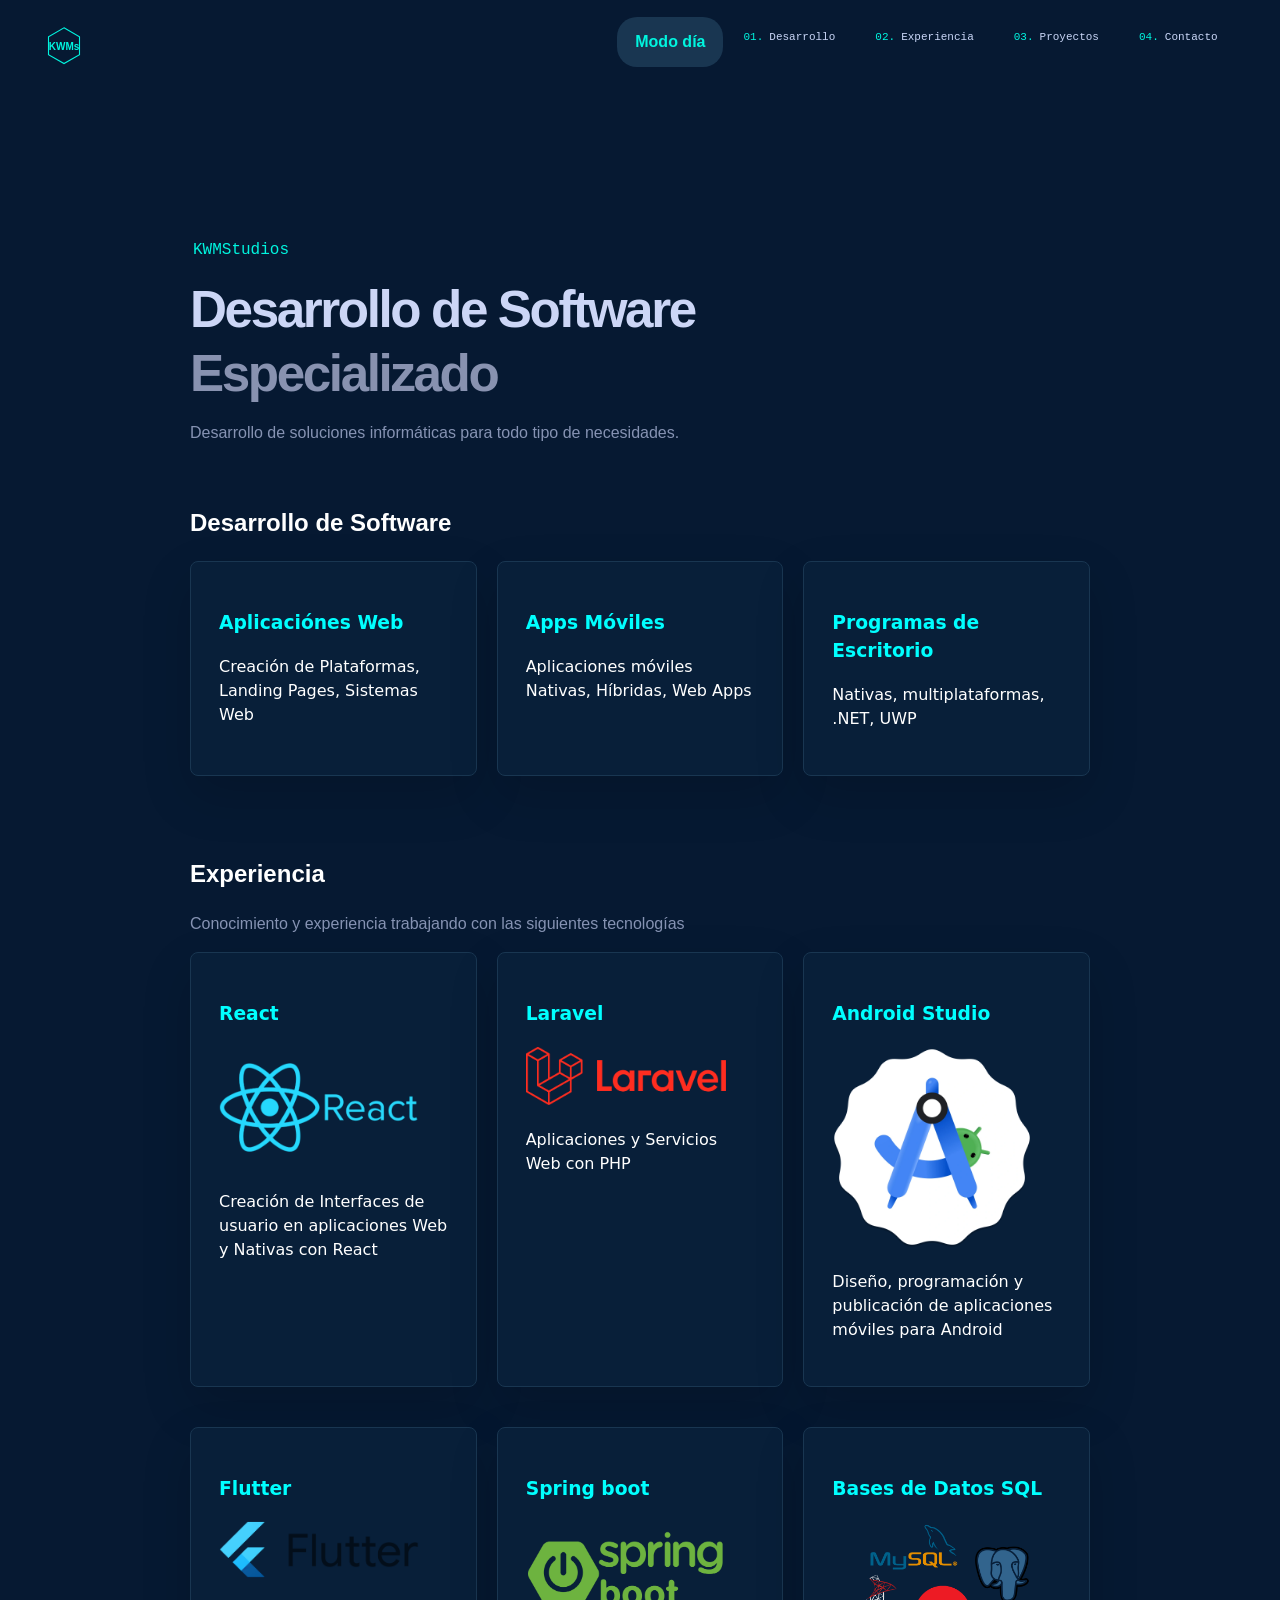
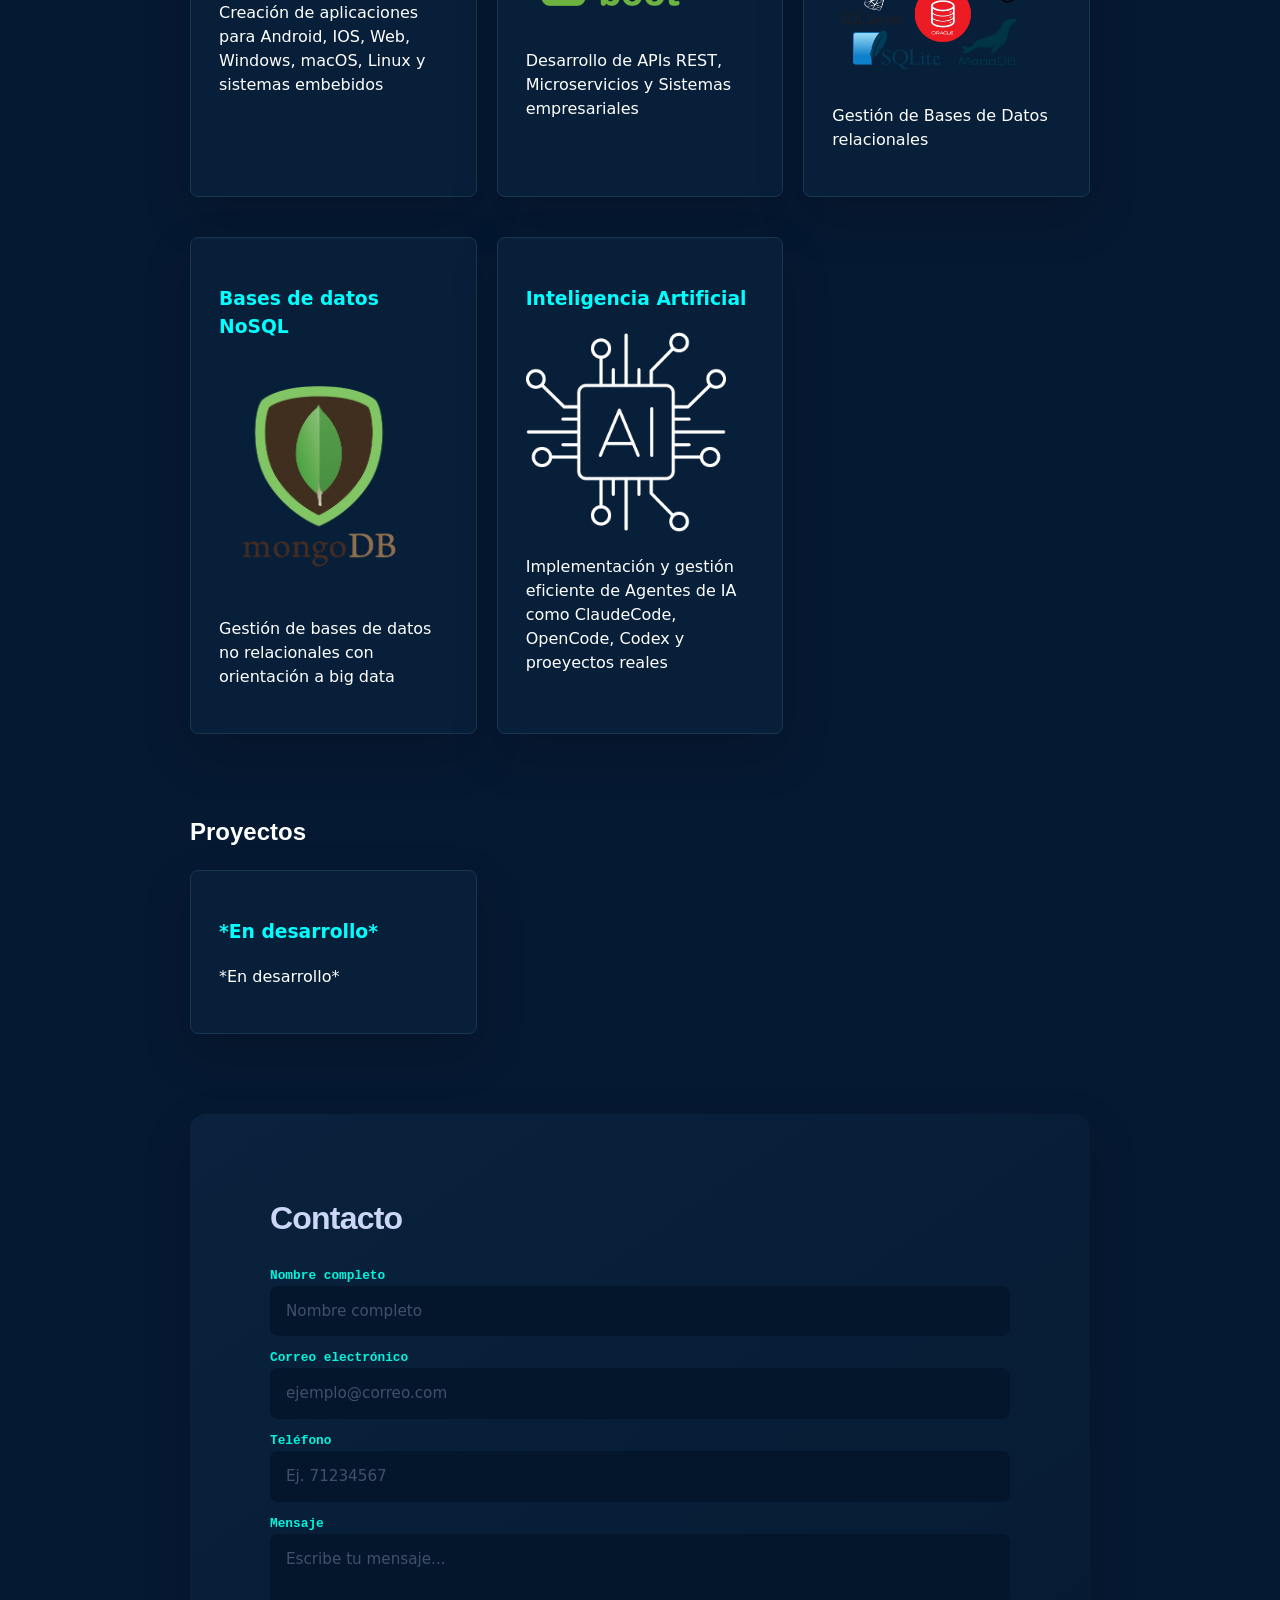
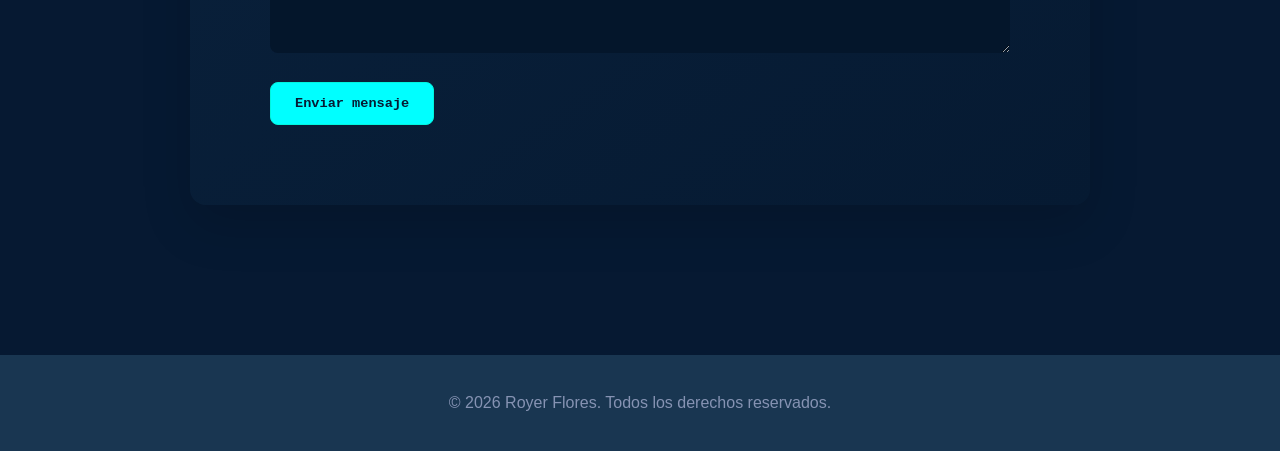
<file: index.html>
<!DOCTYPE html>
<html lang="es">

<head>
  <meta charset="UTF-8" />
  <meta name="viewport" content="width=device-width, initial-scale=1" />

  <title>Royer Flores — portafolio</title>
  <link rel="icon" type="image/x-icon" href="img/image1.webp" />
  <link rel="stylesheet" href="style.css">

</head>

<body>
  <header class="topbar">
    <a class="brand" href="#inicio" aria-label="Inicio">
      <svg viewBox="0 0 36 40" width="36" height="40" aria-hidden="true">
        <path d="M18 1.8 33.5 10.7v18L18 37.6 2.5 28.7v-18Z" fill="none" stroke="#00f5df" stroke-width="1.1" />
        <text x="18" y="24" text-anchor="middle" fill="#00f5df" font-family="Arial, sans-serif" font-size="10"
          font-weight="600">KWMs</text>
      </svg>
    </a>
    <nav class="nav">
      <button type="button" id="btn-menu" class="burguer">☰ Menú</button>
      <ul>
        <button type="button" id="btn-theme" class="btn-mode">Modo día</button>
        <li><a href="#desarrollo"><span class="num">01.</span>Desarrollo</a></li>
        <li><a href="#experiencia"><span class="num">02.</span>Experiencia</a></li>
        <li><a href="#proyectos"><span class="num">03.</span>Proyectos</a></li>
        <li><a href="#contacto"><span class="num">04.</span>Contacto</a></li>
      </ul>
    </nav>
  </header>
  <main>
    <section id="inicio">
      <p class="kwms">KWMStudios</p>
      <h1 id="title">Desarrollo de Software<span class="sub_title">Especializado</span></h1>
      <p>Desarrollo de soluciones informáticas para todo tipo de necesidades.</p>
    </section>

    <section id="desarrollo">
      <h2>Desarrollo de Software</h2>
      <div class="container">
        <div class="card">
          <h3>Aplicaciónes Web</h3>
          <p>Creación de Plataformas, Landing Pages, Sistemas Web</p>
        </div>
        <div class="card">
          <h3>Apps Móviles</h3>
          <p>Aplicaciones móviles Nativas, Híbridas, Web Apps</p>
        </div>
        <div class="card">
          <h3>Programas de Escritorio</h3>
          <p>Nativas, multiplataformas, .NET, UWP</p>
        </div>
      </div>

    </section>

    <section id="experiencia">
      <h2>Experiencia</h2>
      <p>Conocimiento y experiencia trabajando con las siguientes tecnologías</p>
      <div class="container">
        <div class="card">
          <h3>React</h3>
          <img src="img/react.png" alt="react">
          <p>Creación de Interfaces de usuario en aplicaciones Web y Nativas con React</p>
        </div>
        <div class="card">
          <h3>Laravel</h3>
          <img src="img/laravel.png" alt="">
          <p>Aplicaciones y Servicios Web con PHP</p>
        </div>
        <div class="card">
          <h3>Android Studio</h3>
          <img src="img/android.webp" alt="">
          <p>Diseño, programación y publicación de aplicaciones móviles para Android</p>
        </div>
        <div class="card">
          <h3>Flutter</h3>
          <img src="img/fluter.png" alt="">
          <p>Creación de aplicaciones para Android, IOS, Web, Windows, macOS, Linux y sistemas embebidos</p>
        </div>
        <div class="card">
          <h3>Spring boot</h3>
          <img src="img/spring-boot.png" alt="">
          <p>Desarrollo de APIs REST, Microservicios y Sistemas empresariales</p>
        </div>
        <div class="card">
          <h3>Bases de Datos SQL</h3>
          <img src="img/all+db.png" alt="">
          <p>Gestión de Bases de Datos relacionales</p>
        </div>
        <div class="card">
          <h3>Bases de datos NoSQL</h3>
          <img src="img/mongo.png" alt="">
          <p>Gestión de bases de datos no relacionales con orientación a big data</p>
        </div>
        <div class="card">
          <h3>Inteligencia Artificial</h3>
          <img src="img/agentes-ia.png" alt="">
          <p>Implementación y gestión eficiente de Agentes de IA como ClaudeCode, OpenCode, Codex y proeyectos reales
          </p>
        </div>
      </div>
    </section>

    <section id="proyectos">
      <h2>Proyectos</h2>
      <div class="container">
        <div class="card">
          <h3>*En desarrollo*</h3>
          <p>*En desarrollo*</p>
        </div>
      </div>
    </section>

    <section id="contacto">
      <div class="form_contact">
        <form action="" method="post" id="contact-form" novalidate>
          <h3>Contacto</h3>

          <label for="nombre">Nombre completo</label>
          <input type="text" id="nombre" name="nombre" placeholder="Nombre completo" required>

          <label for="correo">Correo electrónico</label>
          <input type="email" id="correo" name="correo" placeholder="ejemplo@correo.com" required>

          <label for="telefono">Teléfono</label>
          <input type="tel" id="telefono" name="telefono" placeholder="Ej. 71234567">

          <label for="mensaje">Mensaje</label>
          <textarea id="mensaje" name="mensaje" rows="4" placeholder="Escribe tu mensaje..." required></textarea>

          <button type="submit">Enviar mensaje</button>
          <p id="contact-warning" class="warning"></p>
        </form>
        </div>
    </section>
  </main>
  <footer>
    <p>&copy; 2026 Royer Flores. Todos los derechos reservados.</p>
  </footer>

  <script src="script.js"></script>
</body>

</html>
</file>
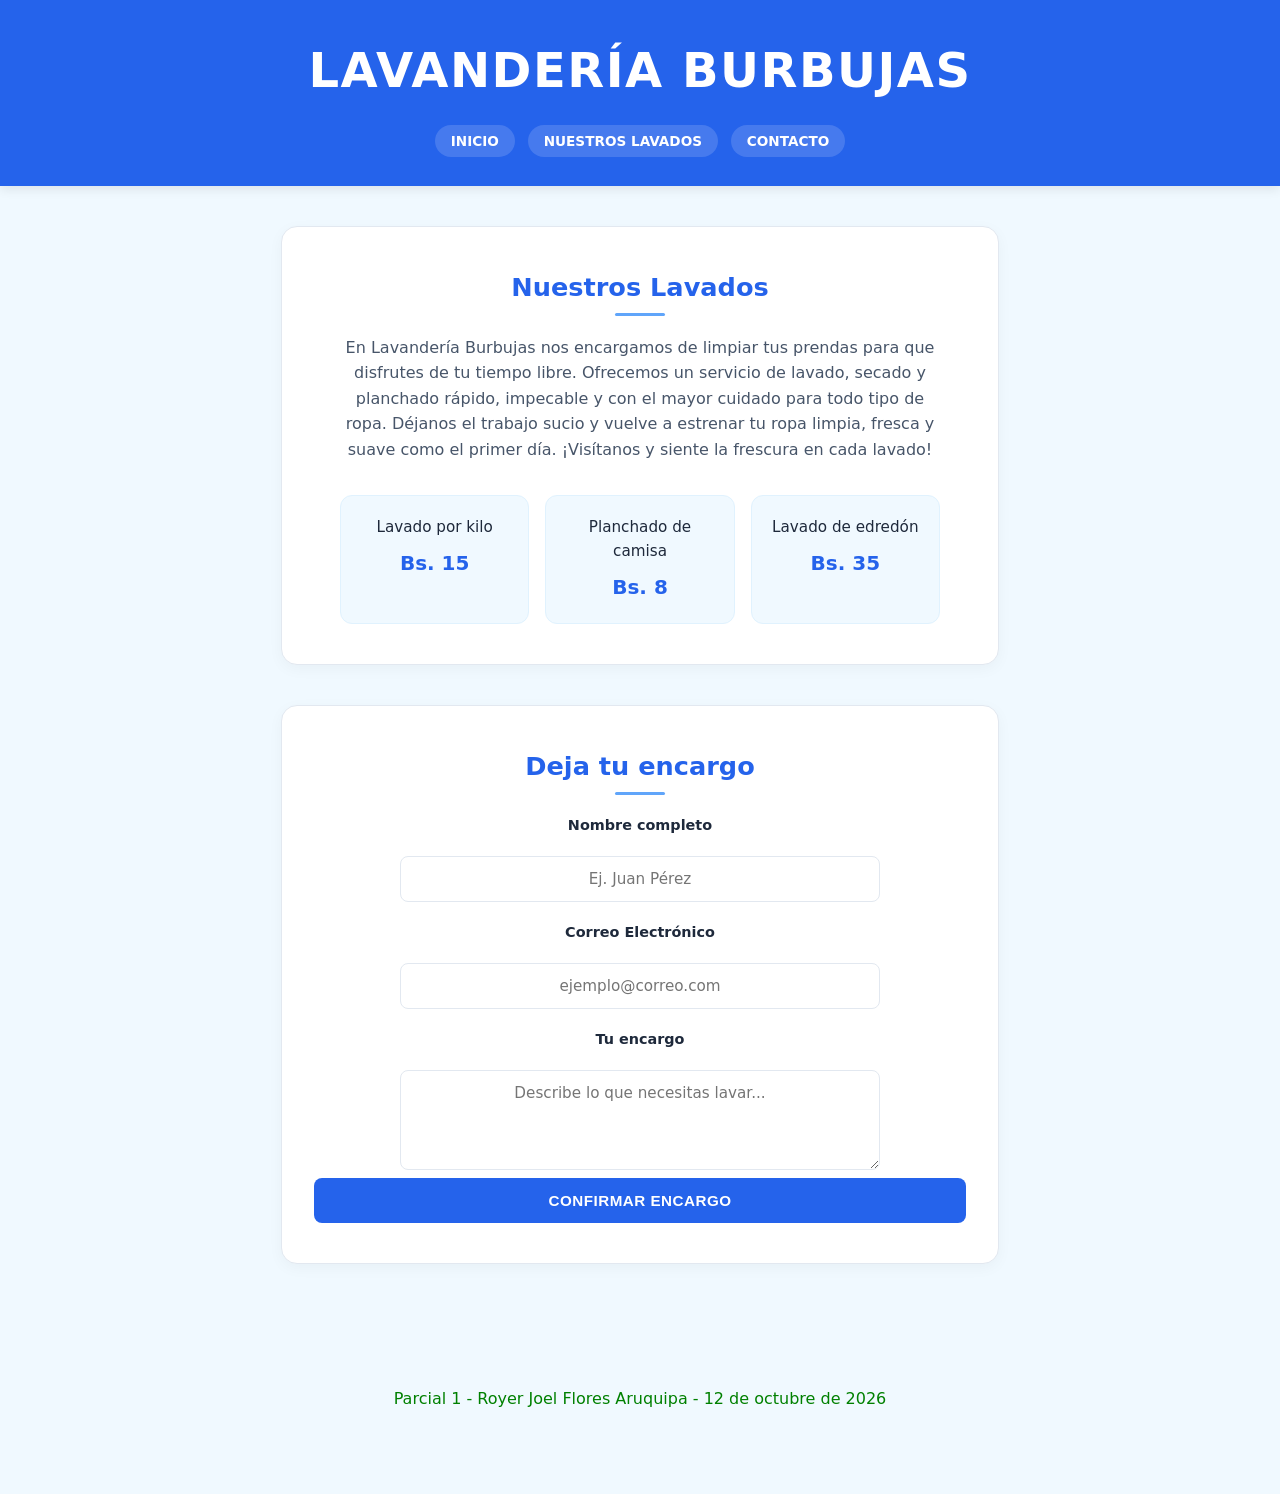
<file: parcial1/index.html>
<!DOCTYPE html>
<html lang="es">

<head>
    <meta charset="UTF-8">
    <meta name="viewport" content="width=device-width, initial-scale=1.0">
    <title>Lavandería Burbujas</title>
    <link rel="stylesheet" href="styles.css">
</head>

<body>
    <header id="inicio">
        <div class="header-container">
            <h1>LAVANDERÍA BURBUJAS</h1>
            <nav class="nav">
                <ul>
                    <li><a href="#inicio">INICIO</a></li>
                    <li><a href="#lavados">NUESTROS LAVADOS</a></li>
                    <li><a href="#contacto">CONTACTO</a></li>
                </ul>
            </nav>
        </div>
    </header>

    <main class="container">
        <!-- Sección de Lavados como Tarjeta Principal -->
        <section id="lavados" class="card">
            <h2>Nuestros Lavados</h2>
            <p class="descripcion">
                En Lavandería Burbujas nos encargamos de limpiar tus prendas para que disfrutes de tu tiempo libre.
                Ofrecemos un servicio de lavado, secado y planchado rápido, impecable y con el mayor cuidado para todo
                tipo de ropa. Déjanos el trabajo sucio y vuelve a estrenar tu ropa limpia, fresca y suave como el primer
                día. ¡Visítanos y siente la frescura en cada lavado!
            </p>

            <ul class="lista-lavados">
                <li>
                    <span class="servicio-nombre">Lavado por kilo</span>
                    <span class="servicio-precio">Bs. 15</span>
                </li>
                <li>
                    <span class="servicio-nombre">Planchado de camisa</span>
                    <span class="servicio-precio">Bs. 8</span>
                </li>
                <li>
                    <span class="servicio-nombre">Lavado de edredón</span>
                    <span class="servicio-precio">Bs. 35</span>
                </li>
            </ul>
        </section>

        <section id="contacto" class="card">
            <h2>Deja tu encargo</h2>
            <form action="" id="form-contacto">
                <label for="nombre">Nombre completo</label>
                <input id="nombre" type="text" placeholder="Ej. Juan Pérez" required>

                <label for="email">Correo Electrónico</label>
                <input id="email" type="email" placeholder="ejemplo@correo.com" required>

                <label for="encargo">Tu encargo</label>
                <textarea id="encargo" rows="4" placeholder="Describe lo que necesitas lavar..."></textarea>

            </form>
            <button type="button" id="btn-confirmar">CONFIRMAR ENCARGO</button>
            <p id="mensaje" class="oculto"></p>
        </section>
    </main>

    <footer>
        <p>Parcial 1 - Royer Joel Flores Aruquipa - 12 de octubre de 2026</p>
    </footer>

    <script src="script.js"></script>
</body>
</html>
</file>
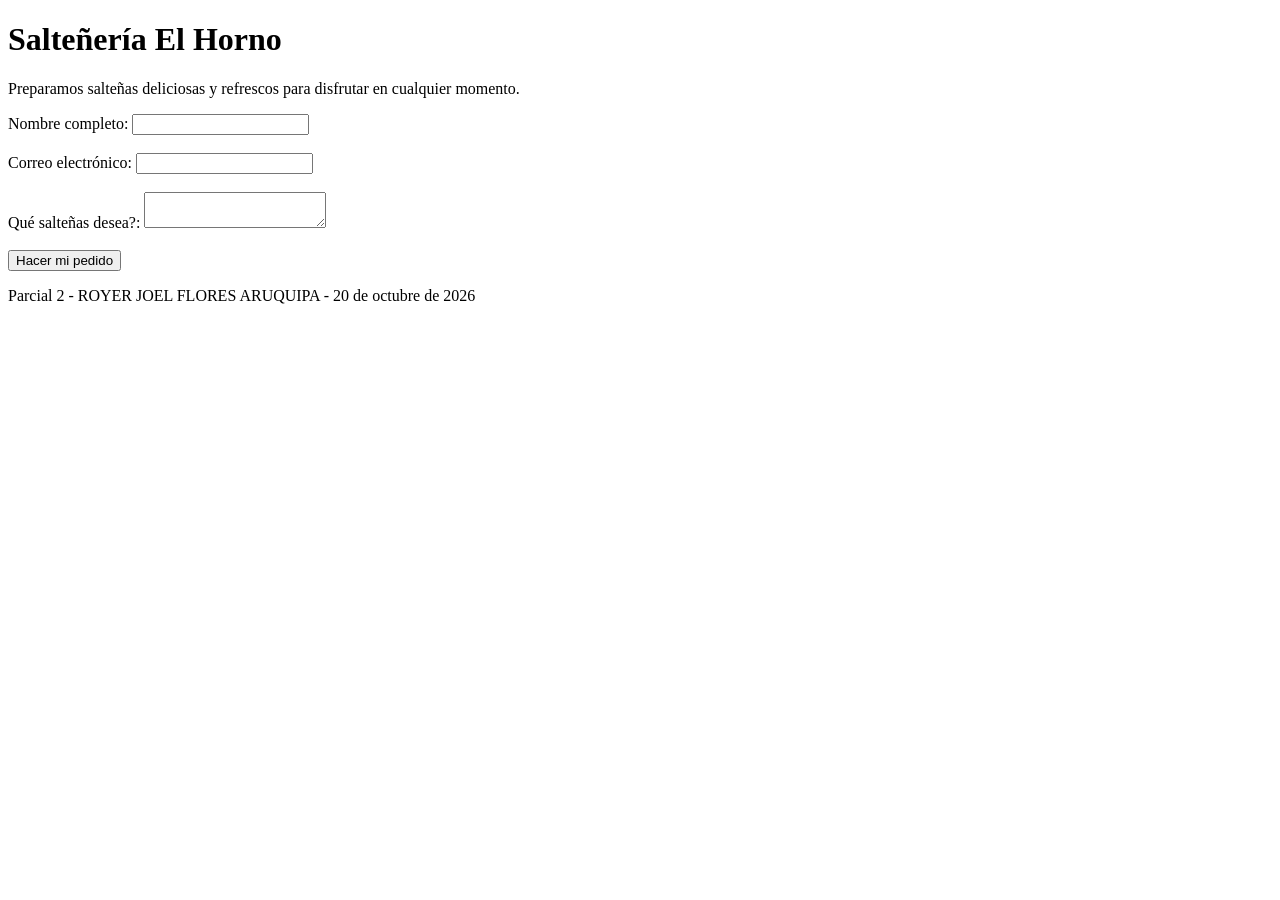
<file: parcial2/index.html>
<!DOCTYPE html>
<html lang="es">
<head>
    <meta charset="UTF-8">
    <meta name="viewport" content="width=device-width, initial-scale=1" />
    <title>Salteñería El Horno</title>
</head>
<body>
    <header>
        <h1>Salteñería El Horno</h1>
    </header>

    <p>Preparamos salteñas deliciosas y refrescos para disfrutar en cualquier momento.</p>

    <form id="form-horno" novalidate method="POST" action="procesar.php">
        <label for="nombre">Nombre completo:</label>
        <input type="text" id="nombre" name="nombre" required>

        <br><br>

        <label for="correo">Correo electrónico:</label>
        <input type="email" id="correo" name="correo" required>

        <br><br>

        <label for="pedido">Qué salteñas desea?:</label>
        <textarea id="pedido" name="pedido"></textarea>

        <br><br>

        <button type="submit">Hacer mi pedido</button>
        <p id="aviso-horno" class="aviso"></p>
    </form>

    <footer>
        Parcial 2 - ROYER JOEL FLORES ARUQUIPA - 20 de octubre de 2026
    </footer>

    <script src="script.js"></script>
</body>
</html>
</file>
<file: style.css>
:root {
    --navy: #061a32;
    --navy-deep: #04162b;
    --cyan: #00f5df;
    --white: #ccd6f6;
    --muted: #8892b0;
    --mono: "SFMono-Regular", Consolas, "Liberation Mono", monospace;
    --sans: Inter, ui-sans-serif, system-ui, -apple-system, BlinkMacSystemFont, "Segoe UI", sans-serif;
}

html {
    scroll-behavior: smooth;
}

body {
    margin: 0;
    font-family: -apple-system, BlinkMacSystemFont, "Segoe UI", Roboto, "Helvetica Neue", Arial, "Noto Sans", sans-serif, "Apple Color Emoji", "Segoe UI Emoji", "Segoe UI Symbol", "Noto Color Emoji";
    font-size: 1rem;
    font-weight: 400;
    line-height: 1.5;
    color: #8693B3;
    text-align: left;
    background-color: #061932;

    padding-top: 0px;
    padding-right: 0px;
    padding-bottom: 0px;
    padding-left: 0px;
}

body.light {
    background-color: white;
    color: var(--navy-deep);
}

header {
    color: #CAD7F8;
    padding: 20px;
    padding-left: 40px;
    padding-right: 40px;
}

.btn-mode {
    margin-top: 14px;
    background-color: #193651;
    color: #00f5df;
    border: none;
    border-radius: 20px;
    padding: 8px 18px;
    font: inherit;
    font-weight: bold;
}

.topbar {
    height: 90px;
    padding: 0 2.65rem 0 2.9rem;
    display: flex;
    align-items: center;
    justify-content: space-between;
    position: relative;
    z-index: 5;
}

.brand {
    width: 35px;
    height: 39px;
    color: var(--cyan);
    display: grid;
    place-items: center;
    transition: transform .2s ease;
}

a {
    color: inherit;
    text-decoration: none;
}

nav ul {
    margin-top: 80px;
    float: right;
    display: flex;
    list-style: none;
    margin-bottom: 100px;
}

.nav a {
    font: 11px var(--mono);
    white-space: nowrap;
    transition: color .2s ease;
}

.nav .num {
    color: var(--cyan);
    margin-right: 6px;
}

li {
    margin: 20px;
}

#btn-menu {
    display: none;
}

nav ul.open {
    display: flex;
}

h1 {
    font-size: clamp(2.5rem, 4vw, 4rem);
    letter-spacing: -2.4px;
    line-height: 1.2;
    margin: 0;
    font-weight: 750;
    color: var(--white);
}

main {
    width: min(900px, calc(100% - 48px));
    margin: 151px auto 0;
    padding-bottom: 150px;
}

.kwms {
    color: var(--cyan);
    font: 16px var(--mono);
    margin: 0 0 20px 3px;
}

h1 .sub_title {
    display: block;
    color: var(--muted);
    font-weight: 750;
    margin-top: 3px;
}

h2 {
    color: white;
}

section {
    margin-top: 60px;
}

.container {
    display: grid;
    grid-template-columns: repeat(auto-fill, minmax(250px, 1fr));
    gap: 20px;
}

.card {
    box-sizing: border-box;
    width: 100%;
    margin-bottom: 20px;
    padding: 28px;
    border: 1px solid #193651;
    border-radius: 8px;
    background: #081f39;
    color: white;
    font-family: Inter, system-ui, sans-serif;
    box-shadow: 0 20px 50px #00000025;
    transition: transform .25s ease,
        border-color .25s ease,
        box-shadow .25s ease;
}

.card:hover {
    transform: translateY(-5px);
    border-color: var(--cyan);
    box-shadow: 0 16px 40px #00000020;
}

.card h3 {
    color: cyan;
}

.card img {
    width: 200px;
    height: auto;
}

.form_contact {
    padding: 80px;
    background: linear-gradient(145deg, #0a223d, #061a32);
    border: 1px solid var(--form-border);
    border-radius: 16px;
    box-shadow: 0 20px 50px #00000025;
    position: relative;
}

.form_contact h3 {
    color: var(--white);
    font-size: clamp(1.5rem, 3vw, 2rem);
    font-weight: 750;
    margin: 0 0 20px;
    letter-spacing: -0.8px;
}

.form_contact label {
    color: var(--cyan);
    font-family: var(--mono);
    font-size: 0.8rem;
    font-weight: 600;
    margin-top: 12px;
}

.form_contact input,
.form_contact textarea {
    box-sizing: border-box;
    width: 100%;
    padding: 14px 16px;
    margin: 0 0 8px;

    background: #04162b;
    color: var(--white);

    font-family: var(--sans);
    font-size: 0.95rem;
    line-height: 1.5;

    border: 1px solid var(--form-border);
    border-radius: 8px;
    outline: none;
}

.form_contact input::placeholder,
.form_contact textarea::placeholder {
    color: var(--form-muted);
    opacity: 0.3;
}

.form_contact button {
    margin-top: 14px;
    padding: 13px 24px;

    background: cyan;
    color: var(--navy);

    border: 1px solid var(--cyan);
    border-radius: 8px;

    font-family: var(--mono);
    font-size: 0.85rem;
    font-weight: 700;

    cursor: pointer;

    transition:
        color 0.25s ease,
        background-color 0.25s ease,
        box-shadow 0.25s ease,
        transform 0.25s ease;
}

.form_contact button:hover {
    background: var(--cyan);
    color: var(--navy-deep);
    box-shadow: 0 0 22px #00f5df25;
    transform: translateY(-2px);
}

.warning {
    display: none;
    margin-top: 14px;
    padding: 10px 14px;
    border-radius: 6px;
    font-weight: bold;
}

.warning.error {
    display: block;
    background-color: var(--navy-deep);
    color: var(--muted);
    border: 2px solid #e05555;
}

.warning.success {
    display: block;
    background-color: var(--navy-deep);
    color: var(--cyan);
    border: 2px solid #3fbf6a;
}

footer {
    text-align: center;
    background-color: #193651;
    padding: 20px;
}

@media (max-width: 600px) {
    #btn-menu {
        background-color: #061932;
        display: block;
        color: #00f5df;
    }

    .nav {
        display: flex;
        justify-content: center;
        /* centra todo el contenido */
    }

    nav ul {
        display: none;
        margin-top: 200px;
        float: left;
        flex-direction: column;
        align-items: center;
        list-style: none;
        gap: 10px;
    }

    .nav a {
        font: 11px var(--mono);
        white-space: nowrap;
        transition: color .2s ease;
    }

    .nav .num {
        color: var(--cyan);
        margin-right: 6px;
    }

    li {
        margin: 1px;
        background-color: #193651;
        padding-left: 100px;
        padding-right: 100px;
    }

    .brand {
        display: none;
    }

    .card {
        grid-template-columns: 1fr;
    }

    .form_contact {
        padding: 30px;
        background: linear-gradient(145deg, #0a223d, #061a32);
        border: 1px solid var(--form-border);
        border-radius: 16px;
        box-shadow: 0 20px 50px #00000025;
        position: relative;
    }
}
</file>
<file: parcial1/styles.css>
:root {
    --primary: #2563EB;
    --primary-hover: #1D4ED8;
    --skyblue: #60A5FA;
    --bg-light: #F0F9FF;
    --card-bg: #FFFFFF;
    --dark: #1E293B;
    --text-muted: #64748B;
    --border: #E2E8F0;
    --sans: system-ui, -apple-system, BlinkMacSystemFont, "Segoe UI", Roboto, sans-serif;
}

* {
    box-sizing: border-box;
    margin: 0;
    padding: 0;
}

html {
    scroll-behavior: smooth;
}

body {
    font-family: var(--sans);
    line-height: 1.6;
    color: var(--dark);
    background-color: var(--bg-light);
    text-align: center;
}

header {
    background-color: var(--primary);
    color: white;
    padding: 2rem 1rem;
    box-shadow: 0 4px 10px rgba(0, 0, 0, 0.08);
}

.header-container {
    max-width: 800px;
    margin: 0 auto;
    display: flex;
    flex-direction: column;
    align-items: center;
    gap: 1.2rem;
}

header h1 {
    font-size: 3rem;
    letter-spacing: 1.5px;
    font-weight: 800;
}

nav ul {
    display: flex;
    justify-content: center;
    flex-wrap: wrap;
    list-style: none;
    gap: 0.8rem;
}

nav a {
    color: white;
    text-decoration: none;
    font-weight: 600;
    font-size: 0.85rem;
    padding: 0.5rem 1rem;
    border-radius: 20px;
    background-color: rgba(255, 255, 255, 0.15);
    transition: all 0.2s ease;
}

nav a:hover {
    background-color: white;
    color: var(--primary);
}

.container {
    max-width: 750px;
    margin: 2.5rem auto;
    padding: 0 1rem;
    display: flex;
    flex-direction: column;
    gap: 2.5rem;
}

.card {
    background-color: var(--card-bg);
    padding: 2.5rem 2rem;
    border-radius: 16px;
    border: 1px solid var(--border);
    box-shadow: 0 4px 15px rgba(0, 0, 0, 0.04);
    display: flex;
    flex-direction: column;
    align-items: center;
}

.card h2 {
    color: var(--primary);
    margin-bottom: 1.2rem;
    font-size: 1.6rem;
    position: relative;
    padding-bottom: 0.5rem;
}

.card h2::after {
    content: '';
    position: absolute;
    bottom: 0;
    left: 50%;
    transform: translateX(-50%);
    width: 50px;
    height: 3px;
    background-color: var(--skyblue);
    border-radius: 2px;
}

.descripcion {
    max-width: 600px;
    color: #475569;
    margin-bottom: 2rem;
}

.lista-lavados {
    list-style: none;
    width: 100%;
    max-width: 600px;
    display: grid;
    grid-template-columns: repeat(auto-fit, minmax(170px, 1fr));
    gap: 1rem;
}

.lista-lavados li {
    background-color: var(--bg-light);
    border: 1px solid #E0F2FE;
    padding: 1.2rem 1rem;
    border-radius: 12px;
    display: flex;
    flex-direction: column;
    align-items: center;
    gap: 0.5rem;
    transition: transform 0.2s ease, box-shadow 0.2s ease;
}

.lista-lavados li:hover {
    transform: translateY(-3px);
    box-shadow: 0 4px 12px rgba(37, 99, 235, 0.12);
}

.servicio-nombre {
    font-size: 0.95rem;
    color: var(--dark);
    font-weight: 500;
}

.servicio-precio {
    font-size: 1.25rem;
    font-weight: 700;
    color: var(--primary);
}

form {
    width: 100%;
    max-width: 480px;
    display: flex;
    flex-direction: column;
    gap: 1.2rem;
}

label {
    font-weight: 600;
    font-size: 0.9rem;
    color: var(--dark);
}

input, textarea {
    width: 100%;
    padding: 0.8rem 1rem;
    border: 1px solid var(--border);
    border-radius: 8px;
    font-family: inherit;
    font-size: 0.95rem;
    text-align: center;
    transition: border-color 0.2s, box-shadow 0.2s;
}

textarea {
    resize: vertical;
}

input:focus, textarea:focus {
    outline: none;
    border-color: var(--primary);
    box-shadow: 0 0 0 3px rgba(37, 99, 235, 0.15);
}

button {
    width: 100%;
    margin-top: 0.5rem;
    padding: 0.9rem;
    background-color: var(--primary);
    color: white;
    border: none;
    border-radius: 8px;
    font-size: 0.95rem;
    font-weight: bold;
    cursor: pointer;
    letter-spacing: 0.5px;
    transition: background-color 0.2s ease, transform 0.1s ease;
}

button:hover {
    background-color: var(--primary-hover);
}

button:active {
    transform: scale(0.98);
}

footer {
    padding: 2rem 1rem;
    color: var(--text-muted);
    font-size: 0.85rem;
}

footer p{
    margin: 50px;
    font-size: medium;
    color: green;
}

.oculto {
    display: none;
}
</file>
